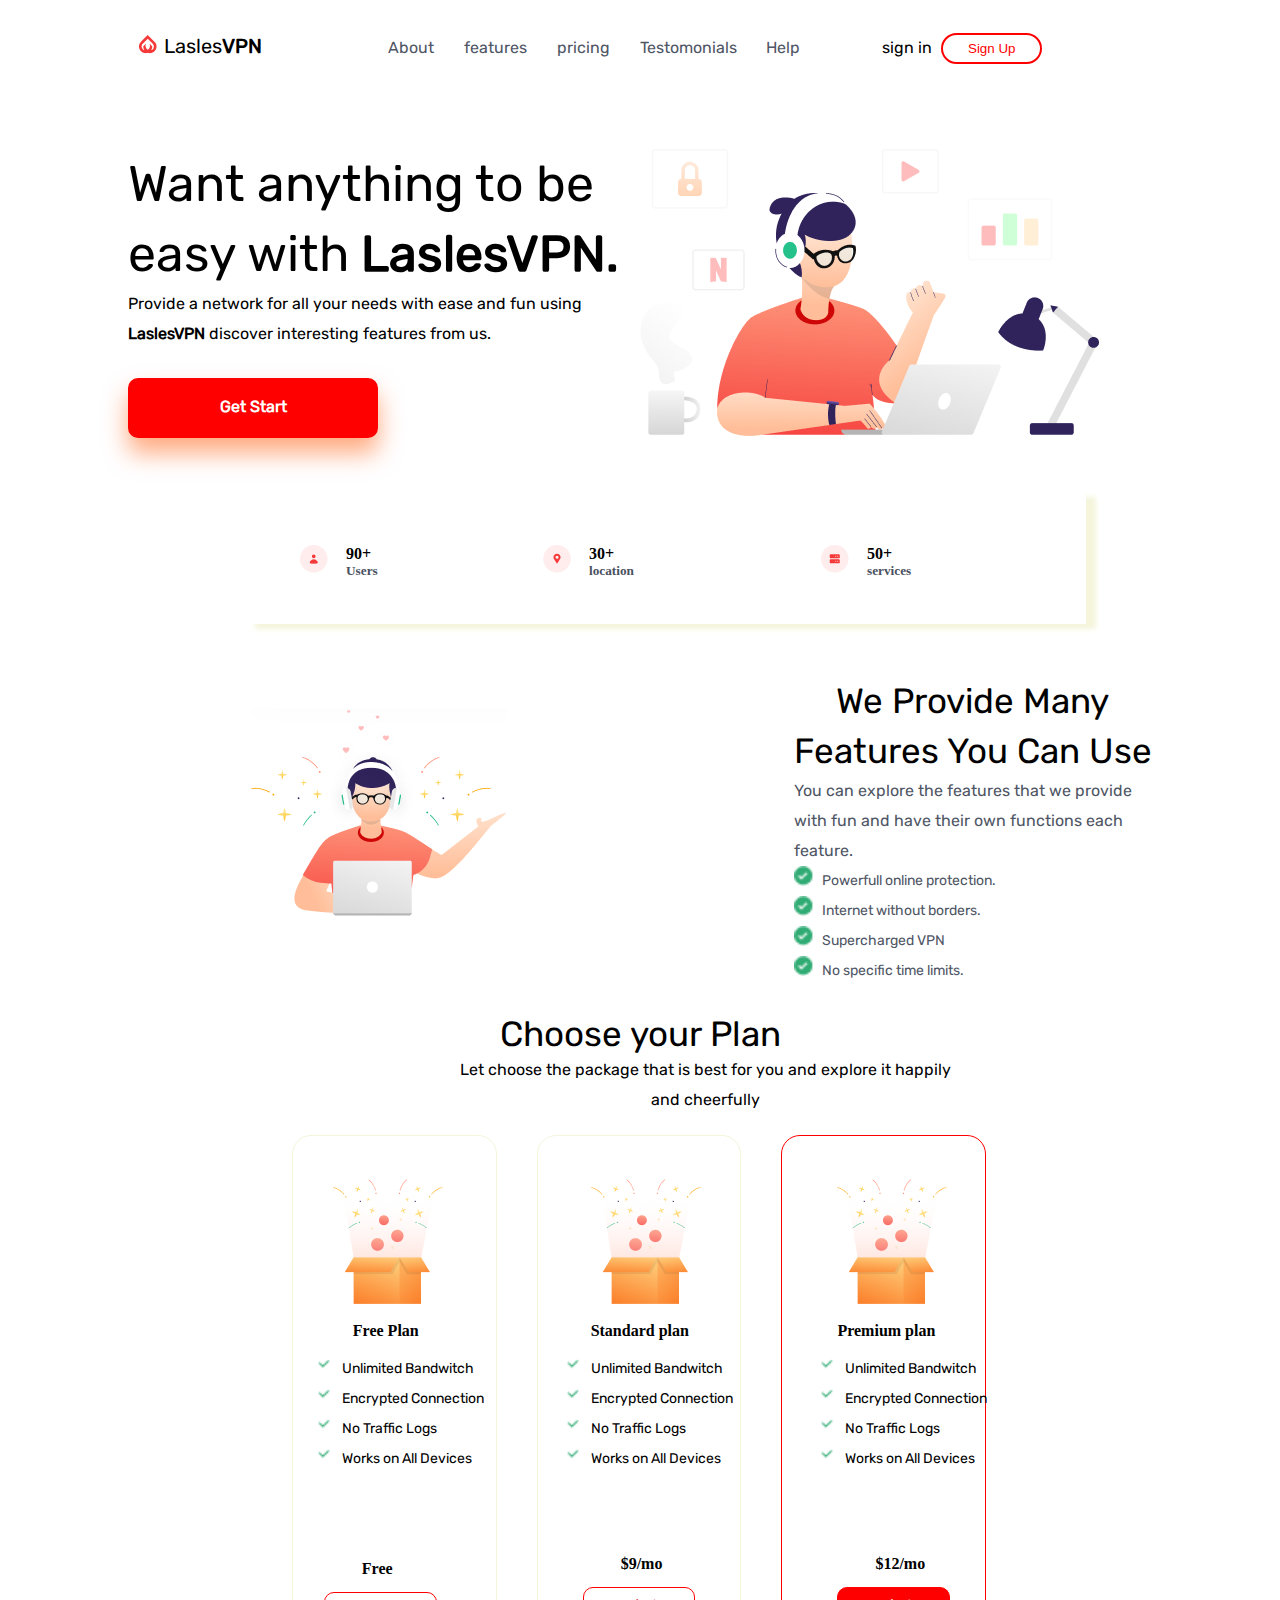
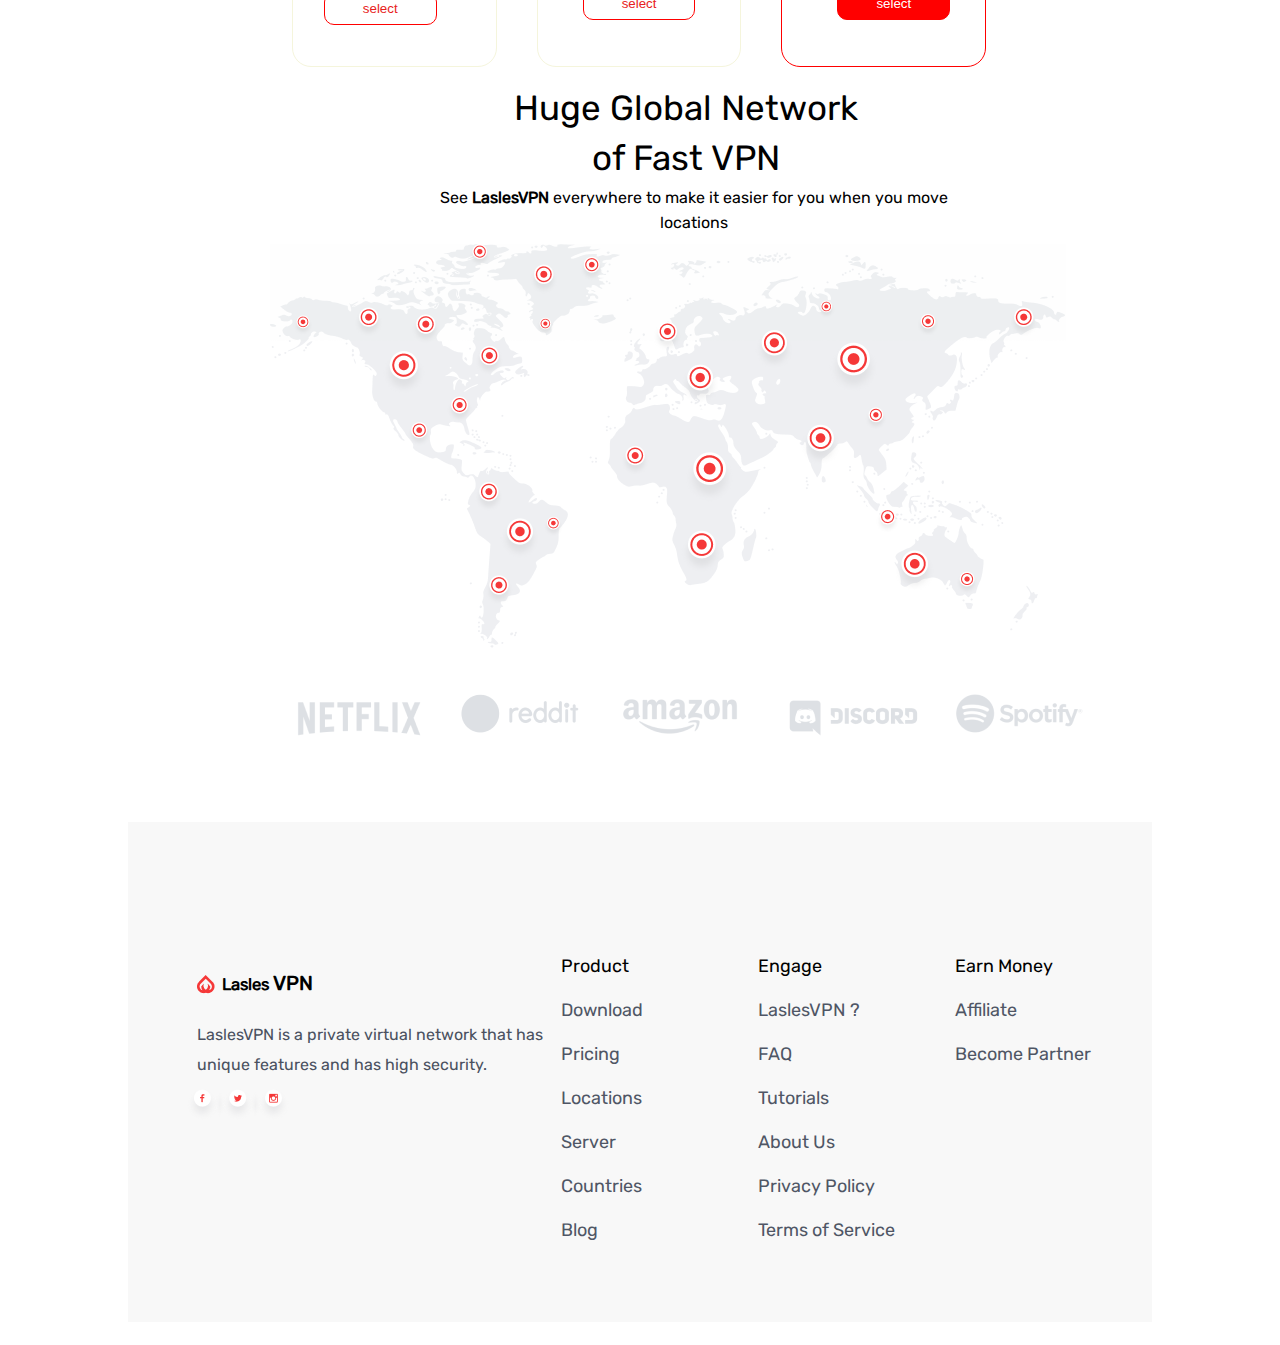
<file: index.html>
<!DOCTYPE html>
<html lang="en">

<head>

    <meta charset="UTF-8">
    <meta http-equiv="X-UA-Compatible" content="IE=edge">
    <meta name="viewport" content="width=device-width, initial-scale=1.0">
    <title>Document</title>
    <link rel="stylesheet" href="style.css">
</head>

<body>

    <header>
        <div class="main">
            <div class="img"> <img src="images/Vector (4).png" alt=""></div>
            <div>
                <h5> Lasles<span>VPN</span> </h5>
            </div>

            <div class="div-1">
                <nav>
                    <ul>

                        <li><a href="About.html">About</a></li>
                        <li><a href="">features</a></li>
                        <li><a href="">pricing</a></li>
                        <li><a href="">Testomonials</a></li>
                        <li class="help"><a href="">Help</a></li>
                        <li class="sign-in"><a href="">sign in</a></li>
                        <li class="button"><button><a href="">Sign Up</a></button></li>
                    </ul>
                   
                </nav>
              
            </div>
        </div>
    </header>
    <section class="full-width">
        <div class="container">
          
            <div class="box1">
                <div class="div-1">
                    <main>
                        <h1>Want anything to be easy with <span>LaslesVPN.</span> </h1>
                        <p>Provide a network for all your needs with ease and fun using <span>LaslesVPN</span> discover
                            interesting features from us.</p>
                        <button><a href="">Get Start</a></button>
                    </main>
                </div>
                <div class="div-2"><img src="images/Illustration 1 (1).png" alt=""></div>
            </div>
            <div class="box-2">
                <div class="div-1">
                    <div><img src="images/Rectangle 271.png" alt=""></div>
                    <div>
                        <ul>
                            <li>
                                <h4>90+</h4>
                            </li>
                            <li>
                                <h5>Users</h5>
                            </li>

                        </ul>

                    </div>



                </div>

                <div class="div-2">
                    <div><img src="images/Rectangle 270.png" alt=""></div>
                    <div>
                        <ul>
                            <li>
                                <h4>30+</h4>
                            </li>
                            <li>
                                <h5>location</h5>
                            </li>
                        </ul>

                    </div>

                </div>
                <div class="div-3">
                    <div><img src="images/Rectangle 272.png" alt=""></div>
                    <div>
                        <ul>
                            <li>
                                <h4>50+</h4>
                            </li>
                            <li>
                                <h5>services</h5>
                            </li>
                        </ul>

                    </div>


                </div>
            </div>
          
            <div class="box-3">
                <div class="img"><img src="images/Illustration 2 (1).png" alt=""></div>
                <div class="square">
                    <h4>We Provide Many Features You Can Use</h4>
                    <p>You can explore the features that we provide with fun and have their own functions each
                        feature.</p>

                    <div class="main">
                        <div class="div-1">

                            <ul>
                                <li>
                                    <p>Powerfull online protection.</p>
                                </li>
                                <li>
                                    <p>Internet without borders.</p>
                                </li>
                                <li>
                                    <p>Supercharged VPN</p>
                                </li>
                                <li>
                                    <p>No specific time limits.</p>
                                </li>
                            </ul>

                        </div>

                    </div>


                </div>
    </section>
    <!-- sect-2 -->

    <section class="full-width">
        <div class="container ">
            <div class="center1">
                <h3>Choose your Plan</h3>
                <P class="para1">Let choose the package that is best for you and explore it happily and cheerfully</P>
            </div>
            <!-- working -->
            <div class="flex">
                <div class="div-1">
                    <div class="img">
                        <img src="images/Free.png" alt="">
                        <h4>Free Plan</h4>
                    </div>

                    <div class="main-div">
                        <ul>
                            <li>
                                <p>Unlimited Bandwitch</p>
                            </li>
                            <li>
                                <p>Encrypted Connection</p>
                            </li>
                            <li>
                                <p>No Traffic Logs</p>
                            </li>
                            <li>
                                <p>Works on All Devices</p>
                            </li>
                            
                        </ul>
                        <!-- <div class="div_1">
                            <div><img src="images/Group 1223.png" alt=""></div>
                            <div>
                                <p>Unlimited Bandwitch</p>
                            </div>
                        </div>
                        <div class="div_2">
                            <div><img src="images/Group 1223.png" alt=""></div>
                            <div>
                                <p>Encrypted Connection</p>
                            </div>
                        </div>
                        <div class="div_3">
                            <div><img src="images/Group 1223.png" alt=""></div>
                            <div>
                                <p>No Traffic Logs</p>
                            </div>
                        </div>
                        <div class="div_4">
                            <div><img src="images/Group 1223.png" alt=""></div>
                            <div>
                                <p>Works on All Devices</p>
                            </div>
                        </div> -->
                    </div>
                    <div class="button">
                        <h4>Free</h4>
                        <button><a href="#">select</a></button>
                    </div>

                </div>
                <div class="div-2">
                    <div class="img">
                        <img src="images/Free.png" alt="">
                        <h4>Standard plan</h4>
                    </div>
                    <div class="main-div">

                        <ul>
                            <li>
                                <p>Unlimited Bandwitch</p>
                            </li>
                            <li>
                                <p>Encrypted Connection</p>
                            </li>
                            <li>
                                <p>No Traffic Logs</p>
                            </li>
                            <li><p>Works on All Devices</p>
                            
                            </li>
                            
                        </ul>
                        <!-- <div class="div_1">
                            <div><img src="images/Group 1223.png" alt=""></div>
                            <div>
                                <p>Unlimited Bandwitch</p>
                            </div>
                        </div>
                        <div class="div_2">
                            <div><img src="images/Group 1223.png" alt=""></div>
                            <div>
                                <p>Encrypted Connection</p>
                            </div>
                        </div>
                        <div class="div_3">
                            <div><img src="images/Group 1223.png" alt=""></div>
                            <div>
                                <p>No Traffic Logs</p>
                            </div>
                        </div>
                        <div class="div_4">
                            <div><img src="images/Group 1223.png" alt=""></div>
                            <div>
                                <p>Works on All Devices</p>
                            </div>
                        </div> -->
                    </div>
                    <div class="button">
                        <h4>$9/mo</h4>
                        <button><a href="#">select</a></button>
                    </div>
                </div>
                <div class="div-3">
                    <div class="img"> <img src="images/Free.png" alt="">
                        <h4>Premium plan</h4>
                    </div>
                    <div class="main-div">

                        <ul>
                            <li>
                                <p>Unlimited Bandwitch</p>
                            </li>
                            <li>
                                <p>Encrypted Connection</p>
                            </li>
                            <li>
                                <p>No Traffic Logs</p>
                            </li>
                       
                            <li>
                                <p>Works on All Devices</p>
                            </li>
                            
                        </ul>
                        <!-- <div class="div_1">
                            <div><img src="images/Group 1223.png" alt=""></div>
                            <div>
                                <p>Unlimited Bandwitch</p>
                            </div>
                        </div>
                        <div class="div_2">
                            <div><img src="images/Group 1223.png" alt=""></div>
                            <div>
                                <p>Encrypted Connection</p>
                            </div>
                        </div>
                        <div class="div_3">
                            <div><img src="images/Group 1223.png" alt=""></div>
                            <div>
                                <p>No Traffic Logs</p>
                            </div>
                        </div>
                        <div class="div_4">
                            <div><img src="images/Group 1223.png" alt=""></div>
                            <div>
                                <p>Works on All Devices</p>
                            </div>
                        </div> -->
                    </div>
                    <div class="button">
                        <h4>$12/mo</h4>
                        <button><a href="#">select</a></button>
                    </div>

                </div>
            </div>
        </div>
    </section>
    <!-- sect-3 -->
    <section class="full-width">
        <div class="container ">
            <div class="center2">
                <h2>Huge Global Network of Fast VPN</h2>
                <p id="para">See <span>LaslesVPN</span> everywhere to make it easier for you when you move locations</p>
            </div>
            <div class="Vector"><img src="images/Vector (7).png" alt=""></div>
            <div class="Logo">
                <div><img src="images/Rectangle 274.png" alt=""></div>
                <div><img src="images/Rectangle 275.png" alt=""></div>
                <div><img src="images/Rectangle 276.png" alt=""></div>
                <div><img src="images/Rectangle 277.png" alt=""></div>
                <div><img src="images/Rectangle 278.png" alt=""></div>
            </div>
        </div>
    </section>
    <section class="full-width" class="Full_width">
        <div class="container  color">
            <footer class="footer">
                <div class="main_div">
                    <div id="div-1">
                        <div class="flex">
                            <div class="main">
                                <div class="img"> <img src="images/Vector (4).png" alt=""></div>
                                <div class="h5">
                                    <h5>Lasles <span>VPN</span> </h5>
                                </div>
                            </div>
                            <p>LaslesVPN is a private virtual network that has unique features and has high security.
                            </p>
                        </div>
                        <div class="flex1-1">
                            <div><img src="images/Facebook.png" alt=""></div>
                            <div><img src="images/Twitter.png" alt=""></div>
                            <div><img src="images/Instagram.png" alt=""></div>
                        </div>
                    </div>
                    <div id="div-2">
                        <ul>
                            <li class="first"><a href="#">Product</a></li>
                            <li><a href="#">Download</a> </li>
                            <li><a href="#">Pricing</a></li>
                            <li><a href="#">Locations</a></li>
                            <li><a href="#">Server</a></li>
                            <li><a href="#">Countries</a></li>
                            <li><a href="#">Blog</a></li>
                        </ul>
                    </div>
                    <div id="div-3">
                        <ul>
                            <li class="first"><a href="#">Engage</a></li>
                            <li><a href="#">LaslesVPN ? </a></li>
                            <li><a href="#">FAQ</a></li>
                            <li><a href="#">Tutorials</a></li>
                            <li><a href="#">About Us</a></li>
                            <li><a href="#">Privacy Policy</a></li>
                            <li><a href="#">Terms of Service</a></li>
                        </ul>
                    </div>
                    <div id="div-4">
                        <ul>
                            <li class="first"><a href="#">Earn Money</a></li>
                            <li><a href="#">Affiliate</a></li>
                            <li><a href="#">Become Partner</a></li>

                        </ul>
                    </div>
                </div>
            </footer>


        </div>
    </section>
</file>
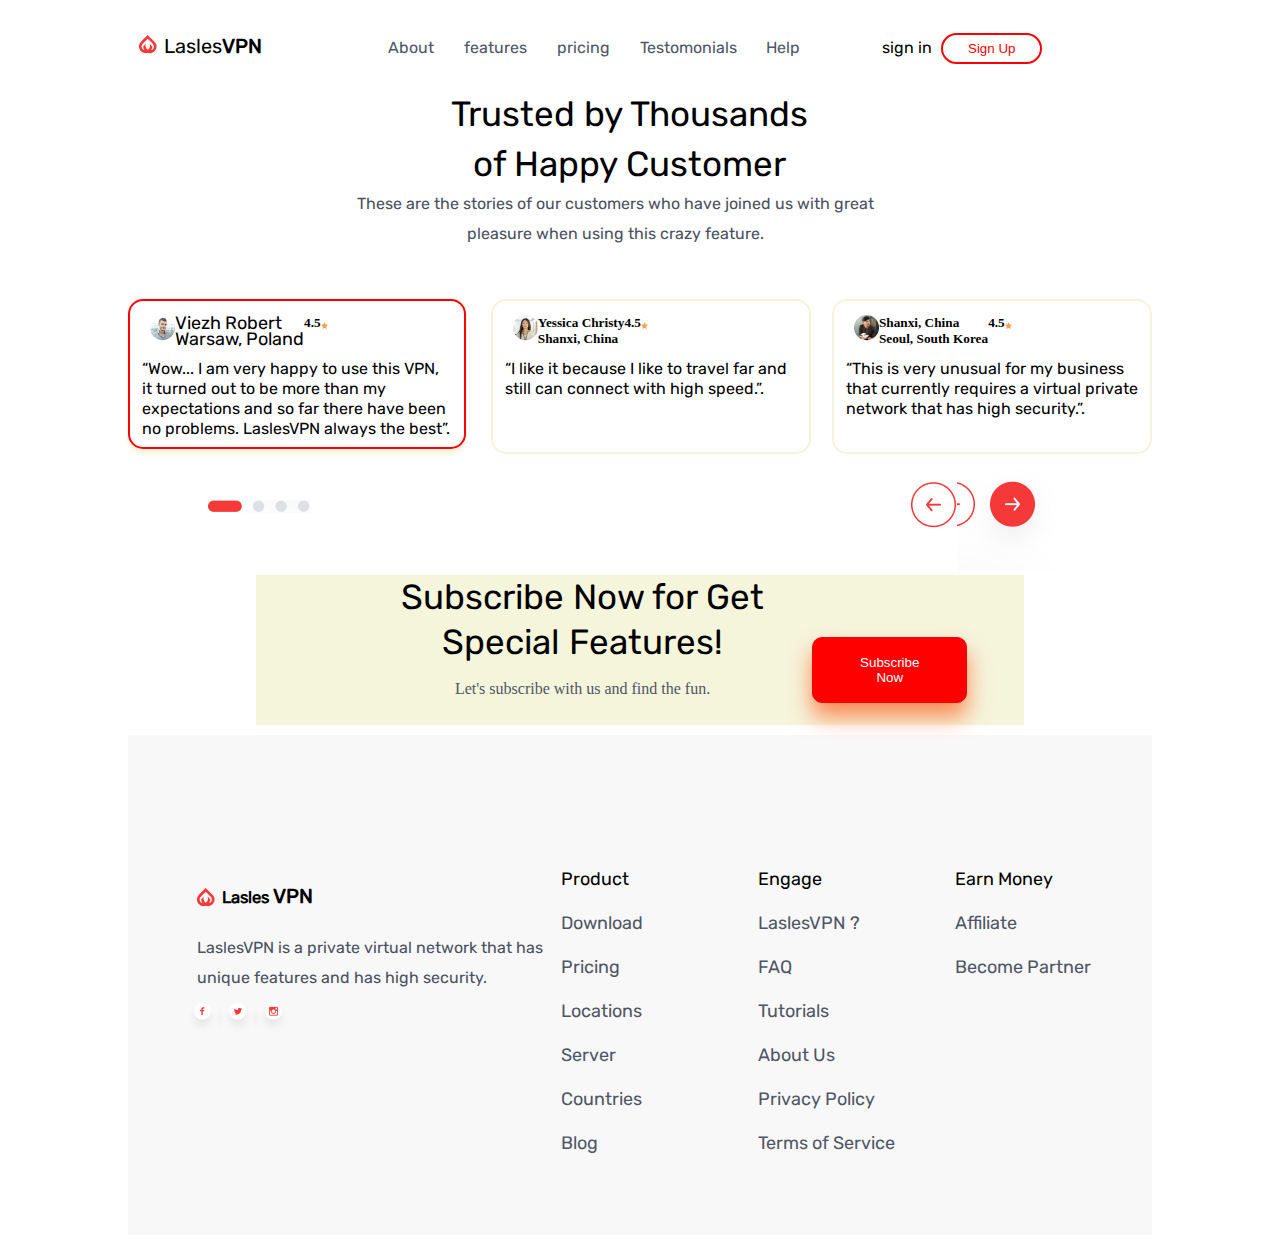
<file: About.html>
<!DOCTYPE html>
<html lang="en">
<head>
    <meta charset="UTF-8">
    <meta http-equiv="X-UA-Compatible" content="IE=edge">
    <meta name="viewport" content="width=device-width, initial-scale=1.0">
    <title>Document</title>
    <link rel="stylesheet" href="style.css">
</head>
<body>
    <header>
        <div class="main">
            <div class="img"> <img src="images/Vector (4).png" alt=""></div>
            <div>
                <h5> Lasles<span>VPN</span> </h5>
            </div>

            <div class="div-1">
                <nav>
                    <ul>

                        <li><a href="index.html">About</a></li>
                        <li><a href="">features</a></li>
                        <li><a href="">pricing</a></li>
                        <li><a href="">Testomonials</a></li>
                        <li class="help"><a href="">Help</a></li>
                        <li class="sign-in"><a href="">sign in</a></li>
                        <li class="button"><button><a href="">Sign Up</a></button></li>
                    </ul>
                   
                </nav>
              
            </div>
        </div>
    </header>
    <section class="full-width">
        <div class="container ">
            <div class="center3">
                <h2>Trusted by Thousands of Happy Customer</h2>
                <p class="para">
                    These are the stories of our customers who have joined us with great pleasure when using this crazy
                    feature.
                </p>
            </div>
            <div class=" main_Box">
                <div class="div-1">
                    <div class="flex-1">
                        <div class=""><img src="images/Ellipse 175.png" alt=""></div>
                        <div class="">
                            <ul>
                                <li>
                                    <h5>Viezh Robert</h5>
                                </li>
                                <li>
                                    <h5>Warsaw, Poland</h5>
                                </li>
                            </ul>
                        </div>
                        <div class="">
                            <h5>4.5</h5>
                        </div>
                        <div class=""><img src="images/Vector (8).png" alt=""></div>

                    </div>
                    <p>“Wow... I am very happy to use this VPN, it turned out to be more than my expectations and so far
                        there have been no problems. LaslesVPN always the best”.</p>
                </div>
                <div class="div-2">
                    <div class="flex-1">
                        <div class=""><img src="images/Ellipse 175 (1).png" alt=""></div>
                        <div class="">
                            <ul>
                                <li>
                                    <h5>Yessica Christy</h5>
                                </li>
                                <li>
                                    <h5>Shanxi, China</h5>
                                </li>
                            </ul>
                        </div>
                        <div class="">
                            <h5>4.5</h5>
                        </div>
                        <div class=""><img src="images/Vector (8).png" alt=""></div>

                    </div>
                    <p>“I like it because I like to travel far and still can connect with high speed.”.</p>
                </div>
                <div class="div-3">
                    <div class="flex-1">
                        <div class=""><img src="images/Ellipse 175 (3).png" alt=""></div>
                        <div class="">
                            <ul>
                                <li>
                                    <h5>Shanxi, China</h5>
                                </li>
                                <li>
                                    <h5>Seoul, South Korea</h5>
                                </li>
                            </ul>
                        </div>
                        <div class="">
                            <h5>4.5</h5>
                        </div>
                        <div class=""><img src="images/Vector (8).png" alt=""></div>

                    </div>
                    <p>“This is very unusual for my business that currently requires a virtual private network that has
                        high security.”.</p>
                </div>
            </div>
            <div class="Box-img">
                <div><img src="images/Group 1300.png" alt=""></div>
                <div><img src="images/left.png" alt=""></div>
                <div><img src="images/right.png" alt=""></div>
            </div>
        </div>


    </section>
    <!-- sec-5-->
    <section class=" full-width">
        <div class="container1">
            <div class="flex-2">
                <div class="main-div-1">
                    <h3>Subscribe Now for Get Special Features!</h3>
                    <p>Let's subscribe with us and find the fun.</p>
                </div>
                <div class="main-div-2"><Button><a href="#">Subscribe Now</a></Button></div>
            </div>
        </div>
    </section>
    <!-- sec-6 -->
    <section class="full-width" class="Full_width">
        <div class="container  color">
            <footer class="footer">
                <div class="main_div">
                    <div id="div-1">
                        <div class="flex">
                            <div class="main">
                                <div class="img"> <img src="images/Vector (4).png" alt=""></div>
                                <div class="h5">
                                    <h5>Lasles <span>VPN</span> </h5>
                                </div>
                            </div>
                            <p>LaslesVPN is a private virtual network that has unique features and has high security.
                            </p>
                        </div>
                        <div class="flex1-1">
                            <div><img src="images/Facebook.png" alt=""></div>
                            <div><img src="images/Twitter.png" alt=""></div>
                            <div><img src="images/Instagram.png" alt=""></div>
                        </div>
                    </div>
                    <div id="div-2">
                        <ul>
                            <li class="first"><a href="#">Product</a></li>
                            <li><a href="#">Download</a> </li>
                            <li><a href="#">Pricing</a></li>
                            <li><a href="#">Locations</a></li>
                            <li><a href="#">Server</a></li>
                            <li><a href="#">Countries</a></li>
                            <li><a href="#">Blog</a></li>
                        </ul>
                    </div>
                    <div id="div-3">
                        <ul>
                            <li class="first"><a href="#">Engage</a></li>
                            <li><a href="#">LaslesVPN ? </a></li>
                            <li><a href="#">FAQ</a></li>
                            <li><a href="#">Tutorials</a></li>
                            <li><a href="#">About Us</a></li>
                            <li><a href="#">Privacy Policy</a></li>
                            <li><a href="#">Terms of Service</a></li>
                        </ul>
                    </div>
                    <div id="div-4">
                        <ul>
                            <li class="first"><a href="#">Earn Money</a></li>
                            <li><a href="#">Affiliate</a></li>
                            <li><a href="#">Become Partner</a></li>

                        </ul>
                    </div>
                </div>
            </footer>


        </div>
    </section>

</body>

</html>
    
</body>
</html>
</file>
<file: style.css>
* {
    padding: 0px;
    margin: 0px;
    box-sizing: border-box;
}

@font-face {
    font-family: Rubik;
    src: url(Rubik/static/Rubik-ExtraBold.ttf);
    src: url(Rubik/static/Rubik-Light.ttf);
    src: url(Rubik/static/Rubik-Medium.ttf);
    src: url(Rubik/static/Rubik-Regular.ttf);
}

@media (max-width:768px)
{ 
    body
    {background-color: red;
     /* width: calc(); */
    }
    
    /* width: calc; */
}
.full-width {
    width: 100%;
}

.container {
    width: 80%;
    margin: auto;
    max-width: 1140px;
    /* background-color: white; */
    /* border: 8px solid black; */
}

header {
    width: 100%;
}

header .main {

    max-width: 1140px;
    padding-top: 28px;
    margin: auto;
    width: 80%;
    display: flex;
}

header .main .img {

    padding-top: 7px;
    padding-left: 11px;
}


header .main div h5 {

    font-family: Rubik;
    font-weight: 100;
    font-size: 20px;
    line-height: 24px;
    padding-top: 6px;
    padding-left: 7px;

}

header .main div h5 span {
    font-family: Rubik;
    font-weight: 600;
    font-size: 20px;
    line-height: 24px;
    padding-top: 6px;
}

header .main .div-1 {
    line-height: 40.9px;
    padding-left: 100px;
}


header nav ul {
    list-style: none;

}


header nav ul li {
    font-family: 'Rubik';
    font-style: normal;
    font-weight: 400;
    font-size: 16px;
    line-height: 19px;
    padding-left: 26px;
    display: inline-block;
}


header nav ul .help {
    padding-left: 25px;
}


header nav ul .sign-in {
    padding-left: 78px;
}


header nav ul .button {
    padding-left: 5px;
}


header nav ul li a {
    color: #4F5665;
    text-decoration: none;
}


header nav ul .sign-in a {
    color: black;
}


header nav ul .button button {
    background-color: white;
    border: 2px solid red;
    padding: 6px 25px;
    border-radius: 34px;
}


header nav ul .button button a {
    color: red;
}


header nav ul li a:hover {
    text-decoration: underline blue;

}

/*  */
.full-width .container .box1 {
    padding-top: 80px;
    display: flex;
}

.full-width .container .box1 .div-1 {
    /* top: 206.77px; */

    width: 50%;
}

.full-width .container .box1 .div-1 h1 {

    font-family: Rubik;
    font-Weight: 500;
    font-size: 50px;
    Line-height: 70px;
}

.full-width .container .box1 .div-1 h1 span {

    font-family: Rubik;
    font-Weight: 700;
    font-size: 50px;
    Line-height: 70px;
}

.full-width .container .box1 .div-1 p {
    font-family: Rubik;
    font-Weight: 400;
    font-size: 16px;
    Line-height: 30px;
}

.full-width .container .box1 .div-1 p span {
    font-family: Rubik;
    font-Weight: 600;
    font-size: 16px;
    Line-height: 30px;
}

.full-width .container .box1 .div-1 button {
    width: 250px;
    height: 60px;
    line-height: 32px;
    margin-top: 29px;
    border: red 2px solid;
    background-color: red;
    border-radius: 10px;
    box-shadow: 0px 15px 25px #ff550080
}

.full-width .container .box1 .div-1 button a {

    width: 95px;
    height: 20px;
    padding: 42px 30px;
    text-decoration: none;
    color: white;
    font-family: Rubik;
    font-Weight: 700;
    font-size: 16px;
    Line-height: 25px;
}

/*  */
.full-width .container .box-2 {
    height: 132px;
    width: 841px;
    background-color: white;
    padding-left: 51px;
    padding-top: 53px;
    display: flex;
    margin: 52px 117px;
    box-shadow: 10px 5px 5px beige;
}

.full-width .container .box-2 .div-1 {
    display: flex;
    width: 165px;
    padding-left: 4px;

}

.full-width .container .box-2 .div-1 div ul {
    list-style: none;
    padding-left: 18px;

}

/* .full-width .container .box-2 .div-1 div ul li h4{
    font-family: Rubik;
    font-style: normal;
    font-weight: 400;
    font-style: 20px;
    line-height: 30px;
} */
/* .full-width .container .box-2 .div-1 div ul li h5{
    font-family: Rubik;
    font-style: normal;
    font-weight: 400;
    font-style: 20px;
    line-height: 30px;
} */
.full-width .container .box-2 .div-2 {
    width: 165px;
    display: flex;
    padding-left: 82px;
}

.full-width .container .box-2 .div-2 div ul {
    list-style: none;
    padding-left: 18px;
}

.full-width .container .box-2 .div-3 {
    width: 165px;
    padding-left: 195px;
    display: flex;
}

.full-width .container .box-2 .div-3 div ul {
    list-style: none;
    padding-left: 18px
}

.full-width .container .box-2 ul li:nth-child(2) {
    color: #4a5160;

}

/*  */
.full-width .container .box-3 {
    display: flex;
    /* flex-wrap: wrap; */
    /* background-color: aqua; */
    height: 317px;
    width: 100%;
}

.full-width .container .box-3 .img {
    padding-left: 123px;
    padding-top: 32px;
    width: 65%;
    /* background-color: blueviolet; */
}

.full-width .container .box-3 .square {
    width: 35%;
    flex-wrap: wrap;
    /* background-color: blue; */
}


.full-width .container .box-3 .square h4 {
    text-align: center;
    font-family: Rubik;
    font-weight: 500;
    font-size: 35px;
    line-height: 50px;
}

.full-width .container .box-3 .square p {
    font-family: 'Rubik';
    font-style: normal;
    font-weight: 400;
    font-size: 16px;
    line-height: 30px;
    color: #4F5665;
    ;
}

.full-width .container .box-3 .square .main .div-1 ul {
    list-style-type: none;
}

.full-width .container .box-3 .square .main .div-1 ul li::before {
    content: "";
    background-image: url(images/Vector\ \(5\).png);
    background-size: cover;
    background-position: center;
    position: absolute;
    display: inline-block;
    height: 20px;
    width: 20px;
   
}

.full-width .container .box-3 .square .main .div-1 ul li p {
    position: relative;
    left: 28px;
    font-family: 'Rubik';
    font-style: normal;
    font-weight: 400;
    font-size: 14px;
    line-height: 30px;
}


/* sec-2 */
.full-width {
    width: 100%;
}

.container {
    width: 80%;
    margin: auto;
    /* max-width: ; */

}

/* .bg-clr { */

/* background-color: #F8F8F8; */
/* background-color: #E5E5E5;
    width: 80%;
    height: 700px;

} */
.full-width .container .center1 {
    margin-top: 20px;
    text-align: center;

}

.full-width .container .center1 h3 {

    font-family: 'Rubik';
    font-style: normal;
    font-weight: 500;
    font-size: 35px;
}

.full-width .container .center1 .para1 {
    left: 316.5px;
    height: 60px;
    position: relative;
    width: 522px;
    line-height: 30px;

    font-family: 'Rubik';
    font-style: normal;
    font-weight: 400;
    font-size: 16px;

}

.full-width .container .flex {
    height: 467px;
    width: 80%;
    margin-left: 16%;
    display: flex;
    margin-top: 20px;
}

.full-width .container .flex .div-1 {
    border-radius: 19px;
    height: 532px;

    border: 1.5px solid beige;
    width: 25%;
    padding-left: 21px;
    padding-top: 43px;
    background-color: white
}

.full-width .container .flex .div-1 .img {
    padding-left: 19px;
}

.full-width .container .flex .div-1 .button {
    padding-top: 72px;
    padding-left: 10px
}

.full-width .container .flex .div-1 .button h4 {
    padding-left: 38px;
}

.full-width .container .flex .div-1 .button button {
    border: 1.5px solid red;
    border-radius: 10px;
    padding: 8px 38px;
    background-color: white;
}

.full-width .container .flex .div-1 .button button a {
    text-decoration: none;
    color: rgb(232, 33, 33);
}

.full-width .container .flex .div-1 h4 {
    padding-left: 20px;
    line-height: 46px
}

.full-width .container .flex .div-1 .main-div {
    line-height: 28px;
}
.full-width .container .flex .div-1 .main-div  ul{
    list-style: none;
}

.full-width .container .flex .div-1 .main-div  ul li::before{
    content: "";    
    background-image: url(images/Group\ 1223.png);
    background-size: cover;
    background-position: center;
    position: absolute;
    display: inline-block;
    height: 20px;
    width: 20px;
    }
    .full-width .container .flex .div-1 .main-div  ul li p{

    
    position: relative;
    left: 28px;
    font-family: 'Rubik';
    font-style: normal;
    font-weight: 400;
    font-size: 14px;
    line-height: 30px;
}
.full-width .container .flex .div-2 .main-div {
    line-height: 28px;
}
.full-width .container .flex .div-2 .main-div  ul{
    list-style: none;
}


.full-width .container .flex .div-2 .main-div  ul li::before{
    content: "";    
    background-image: url(images/Group\ 1223.png);
    background-size: cover;
    background-position: center;
    position: absolute;
    display: inline-block;
    height: 20px;
    width: 20px;
    }
    .full-width .container .flex .div-2 .main-div  ul li p{

    
    position: relative;
    left: 28px;
    font-family: 'Rubik';
    font-style: normal;
    font-weight: 400;
    font-size: 14px;
    line-height: 30px;
}
.full-width .container .flex .div-3 .main-div {
    line-height: 28px;
}
.full-width .container .flex .div-3 .main-div  ul{
    list-style: none;
}
.full-width .container .flex .div-3 .main-div  ul li::before{
    content: "";    
    background-image: url(images/Group\ 1223.png);
    background-size: cover;
    background-position: center;
    position: absolute;
    display: inline-block;
    height: 20px;
    width: 20px;
    }
    .full-width .container .flex .div-3 .main-div  ul li p{

    
    position: relative;
    left: 28px;
    font-family: 'Rubik';
    font-style: normal;
    font-weight: 400;
    font-size: 14px;
    line-height: 30px;
}
/* 
.full-width .container .flex .div-1 .main-div .div_1 {
    display: flex;
}

.full-width .container .flex .div-1 .main-div .div_2 {
    display: flex;
}

.full-width .container .flex .div-1 .main-div .div_3 {
    display: flex;
}

.full-width .container .flex .div-1 .main-div .div_4 {
    display: flex;
} */

/* 
.full-width .container .flex .div-2 .main-div .div_1 {
    display: flex;
} */
/* 
.full-width .container .flex .div-2 .main-div .div_2 {
    display: flex;
}

.full-width .container .flex .div-2 .main-div .div_3 {
    display: flex;
}

.full-width .container .flex .div-2 .main-div .div_4 {
    display: flex;
}
 */
/* 
.full-width .container .flex .div-3 .main-div .div_1 {
    display: flex;
}

.full-width .container .flex .div-3 .main-div .div_2 {
    display: flex;
}

.full-width .container .flex .div-3 .main-div .div_3 {
    display: flex;
}

.full-width .container .flex .div-3 .main-div .div_4 {
    display: flex;
} */

.full-width .container .flex .div-2 {
    border: 1.5px solid beige;
    border-radius: 19px;
    height: 532px;
    width: 25%;
    padding-left: 25px;
    margin-left: 40px;
    padding-top: 43px;
    background-color: white
}

.full-width .container .flex .div-2 h4 {
    line-height: 46px
}

.full-width .container .flex .div-2 .img {
    padding-left: 28px;
}

.full-width .container .flex .div-2 .button {
    padding-top: 67px;
    padding-left: 20px;
}

.full-width .container .flex .div-2 .button h4 {
    padding-left: 38px;
}

.full-width .container .flex .div-2 .button button {
    border: 1.5px solid red;
    border-radius: 10px;
    padding: 8px 38px;
    background-color: white;
}

.full-width .container .flex .div-2 .button button a {
    text-decoration: none;
    color: rgb(232, 33, 33);
}

.full-width .container .flex .div-3 {
    border: 1px solid red;
    border-radius: 19px;
    height: 532px;
    width: 25%;
    padding-left: 35px;
    margin-left: 40px;
    padding-top: 43px;
    background-color: white
}

.full-width .container .flex .div-3 h4 {
    line-height: 46px
}

.full-width .container .flex .div-3 .img {
    padding-left: 20px;
}

.full-width .container .flex .div-3 .button {
    padding-top: 67px;
    padding-left: 20px;
}

.full-width .container .flex .div-3 .button h4 {
    padding-left: 38px;
}

.full-width .container .flex .div-3 .button button {
    border: 1.5px solid red;
    border-radius: 10px;
    padding: 8px 38px;
    background-color: red;
}

.full-width .container .flex .div-3 .button button a {
    text-decoration: none;
    color: white;
}

/* sec-3 */

.full-width {
    width: 100%;
}

.container {
    width: 80%;
    margin: auto;
    /* max-width: 1440; */
    /* background-color: white; */


}

.full-width .container .center2 {
    text-align: center;
    position: relative;
    top: 61px;

}

.full-width .container .center2 h2 {
    position: relative;
    left: 367.3px;

    width: 381px;
    font-family: 'Rubik';
    font-style: normal;
    font-weight: 500;
    font-size: 35px;
    line-height: 50px;
}

.full-width .container .center2 #para {
    line-height: 20px;
    text-align: center;
    font-family: 'Rubik';
    font-style: normal;
    font-weight: 400;
    font-size: 16px;
    position: relative;
    left: 307px;
    width: 518px;
}

.full-width .container #para span {
    line-height: 20px;
    text-align: center;
    font-family: 'Rubik';
    font-style: normal;
    font-weight: 600;
    font-size: 16px;
    line-height: 30px;
}

.full-width .container .Vector {
    margin-top: 72px;
    margin-left: 142px
}

/* */
.full-width .container .Logo {
    display: flex;
    height: 160px;
    margin-left: 110px;
    width: 80%;
    padding-top: 42px;
    padding-left: 20px;
}

.full-width .container .Logo div:nth-child(even) {
    padding-left: 30px;
}

.full-width .container .Logo div:nth-child(odd) {
    padding-left: 30px;
}

/* sec-4 */
.full-width {
    width: 100%;
}

.container {
    width: 80%;
    margin: auto;
    /* max-width: ; */
    /* background-color: white; */

}

.full-width .container .center3 {
    text-align: center;
    /* background-color: tomato; */
}

.full-width .container h2 {

    padding-top: 20px;
    font-family: 'Rubik';
    font-style: normal;
    font-weight: 500;
    font-size: 35px;
    line-height: 50px;
    width: 359px;
    position: relative;
    left: 322px;
}

.full-width .container .para {

    color: #4a5160;
    font-family: 'Rubik';
    font-style: normal;
    font-weight: 400;
    font-size: 16px;
    position: relative;
    line-height: 30px;
    width: 525px;
    left: 225px;
}

/*  */
.full-width .container .main_Box {
    display: flex;
    /* width: 821px; */
    position: relative;
    top: 50px;
}

.full-width .container .main_Box .div-1 {
    border-radius: 15px;
    height: 150px;
    width: 570px;
    border: 2px solid red;
    box-shadow: 0px 5px 5px beige;

}

.full-width .container .main_Box .div-1 .flex-1 {
    display: flex;
    padding-top: 14px;
    padding-left: 20px;

}

.full-width .container .main_Box .div-1 .flex-1 ul {
    list-style: none;
}

.full-width .container .main_Box .div-1 .flex-1 ul li h5 {
    font-family: 'Rubik';
    font-style: normal;
    font-weight: 500;
    font-size: 18px;
    line-height: 16px;
}

.full-width .container .main_Box .div-1 p {
    font-family: 'Rubik';
    font-style: normal;
    font-weight: 400;
    font-size: 16px;
    line-height: 21px;
    padding: 20px 20px;
}

/*  */

.full-width .container .main_Box .div-2 {
    border: 2px solid beige;
    margin-left: 25px;
    border-radius: 15px;
    height: 155px;
    width: 540px;
}

.full-width .container .main_Box .div-2 .flex-1 {
    display: flex;
    padding-top: 14px;
    padding-left: 20px;

}

.full-width .container .main_Box .div-2 .flex-1 ul {
    list-style: none;
}

/*  */

.full-width .container .main_Box .div-3 {
    border: 2px solid beige;

    margin-left: 21px;
    border-radius: 15px;
    height: 155px;
    width: 540px;
}

.full-width .container .main_Box .div-3 .flex-1 {
    display: flex;


    padding-top: 14px;
    padding-left: 20px;

}

.full-width .container .main_Box .div-3 .flex-1 ul {
    list-style: none;
}

.full-width .container .main_Box .div-1 p {
    padding: 12px 12px;
    line-height: 20px;
    font-family: 'Rubik';
    font-style: normal;
    font-weight: 400;
    font-size: 16px;

}

.full-width .container .main_Box .div-2 p {
    padding: 12px 12px;
    line-height: 20px;
    font-family: 'Rubik';
    font-style: normal;
    font-weight: 400;
    font-size: 16px;

}

.full-width .container .main_Box .div-3 p {
    padding: 12px 12px;
    line-height: 20px;
    font-family: 'Rubik';
    font-style: normal;
    font-weight: 400;
    font-size: 16px;

}

/*  */
.full-width .container .Box-img {
    margin-left: 88px;
    width: 80%;
    margin-top: 55px;
    margin-left: 80px;
    display: flex;

}

.full-width .container .Box-img div:nth-child(1) {

    margin-top: 40px;
}

.full-width .container .Box-img div:nth-child(2) {


    padding-top: 23px;
    margin-left: 398px;
    padding-left: 203px;
}

/* sec-5 */
.full-width {
    width: 100%;
}

.container1 {
    width: 60%;
    height: 150px;
    margin: auto;
    /* max-width: ; */
    background-color: beige;

    /* border: 2px solid black; */
}


.full-width .container1 .flex-2 {
    height: 147px;
    width: 80%;
    display: flex;
    margin-left: 97px;
}

.full-width .container1 .flex-2 .main-div-1 {
    width: 600px;
}

.full-width .container1 .flex-2 .main-div-1 h3 {
    text-align: center;
    font-family: 'Rubik';
    font-style: normal;
    font-weight: 500;
    font-size: 35px;
    line-height: 45px;

}

.full-width .container1 .flex-2 .main-div-1 p {
    text-align: center;
    padding-top: 15px;
    color: #4F5665;
}

.full-width .container1 .flex-2 .main-div-2 {

    width: 203px;
}

.full-width .container1 .flex-2 .main-div-2 button {
    border: 1.5px solid red;
    border-radius: 10px;
    /* margin-left: 300px; */
    margin-top: 62px;
    padding: 17px 46px;
    background-color: red;
    box-shadow: #ff47009e 0 14px 22px;
}

.full-width .container1 .flex-2 .main-div-2 button a {
    text-decoration: none;
    color: white;

}

/* sec-6 */
.full-width {
    width: 100%;
}

.container {
    width: 80%;
    margin: auto;
    /* max-width: ; */
    /* background-color: white; */
    /* border: 8px solid black; */
}

.color {
    background-color: #F8F8F8;
    width: 80%;
    height: 500px;


}

.full-width .container .footer {

    height: 200px;
    width: 100%;
    margin-top: 10px;
    padding-top: 123px;
}

.full-width .container .footer .main_div {
    display: flex;
}

.full-width .container .footer .main_div #div-1 {
    width: 55%;
    height: 400px;
}

.full-width .container .footer .main_div #div-1 .flex {

    height: 122px;
    display: block;
}

.full-width .container .footer .main_div #div-1 .flex P {
    padding-top: 22px;
    display: block;
    font-family: 'Rubik';
    font-style: normal;
    font-weight: 500;
    font-size: 16px;
    line-height: 30px;
    color: #4a5160;
}

.full-width .container .footer .main_div #div-1 .flex .main {
    display: flex;
}

.full-width .container .footer .main_div #div-1 .flex .main .img {
    padding-top: 10px;
}

.full-width .container .footer .main_div #div-1 .flex .main .h5 {
    font-family: Rubik;
    font-weight: 100;
    font-size: 20px;
    line-height: 24px;
    padding-top: 6px;
    padding-left: 7px;
}

.full-width .container .footer .main_div #div-1 .flex .main .h5 span {
    font-family: Rubik;
    font-weight: 600;
    font-size: 20px;
    line-height: 24px;
    padding-top: 6px;
}

/*  */
.full-width .container .footer .main_div #div-1 .flex1-1 {
    display: flex;
    padding-left: 57px;
}

.full-width .container .footer .main_div #div-2 {
    width: 25%;
    height: 400px;
}

.full-width .container .footer .main_div #div-2 ul {
    list-style: none;
}

.full-width .container .footer .main_div #div-2 ul li {
    line-height: 44px;
}

.full-width .container .footer .main_div #div-2 ul li a {

    font-family: 'Rubik';
    font-style: normal;
    font-weight: 400;
    font-size: 18px;
    line-height: 30px;
    text-decoration: none;
    color: #4F5665;

}

.full-width .container .footer .main_div #div-2 ul .first a {
    color: black;
    font-family: 'Rubik';
    font-style: normal;
    font-weight: 500;
    font-size: 18px;
    line-height: 30px;
}

.full-width .container .footer .main_div #div-3 {
    width: 25%;
    height: 400px;
}

.full-width .container .footer .main_div #div-3 ul {
    list-style: none;
}

.full-width .container .footer .main_div #div-3 ul li {
    line-height: 44px;
}

.full-width .container .footer .main_div #div-3 ul li a {

    font-family: 'Rubik';
    font-style: normal;
    font-weight: 400;
    font-size: 18px;
    line-height: 30px;
    text-decoration: none;
    color: #4F5665;
}

.full-width .container .footer .main_div #div-3 ul .first a {
    color: black;
    font-family: 'Rubik';
    font-style: normal;
    font-weight: 500;
    font-size: 18px;
    line-height: 30px;
}

.full-width .container .footer .main_div #div-4 {
    width: 25%;
    height: 326px;
}

.full-width .container .footer .main_div #div-4 ul {
    list-style: none;
}

.full-width .container .footer .main_div #div-4 ul li {
    line-height: 44px;
}

.full-width .container .footer .main_div #div-4 ul li a {

    font-family: 'Rubik';
    font-style: normal;
    font-weight: 400;
    font-size: 18px;
    line-height: 30px;
    text-decoration: none;
    color: #4F5665;

}

.full-width .container .footer .main_div #div-4 ul .first a {
    font-family: 'Rubik';
    font-style: normal;
    font-weight: 500;
    font-size: 18px;
    line-height: 30px;
    color: black;
}
</file>
